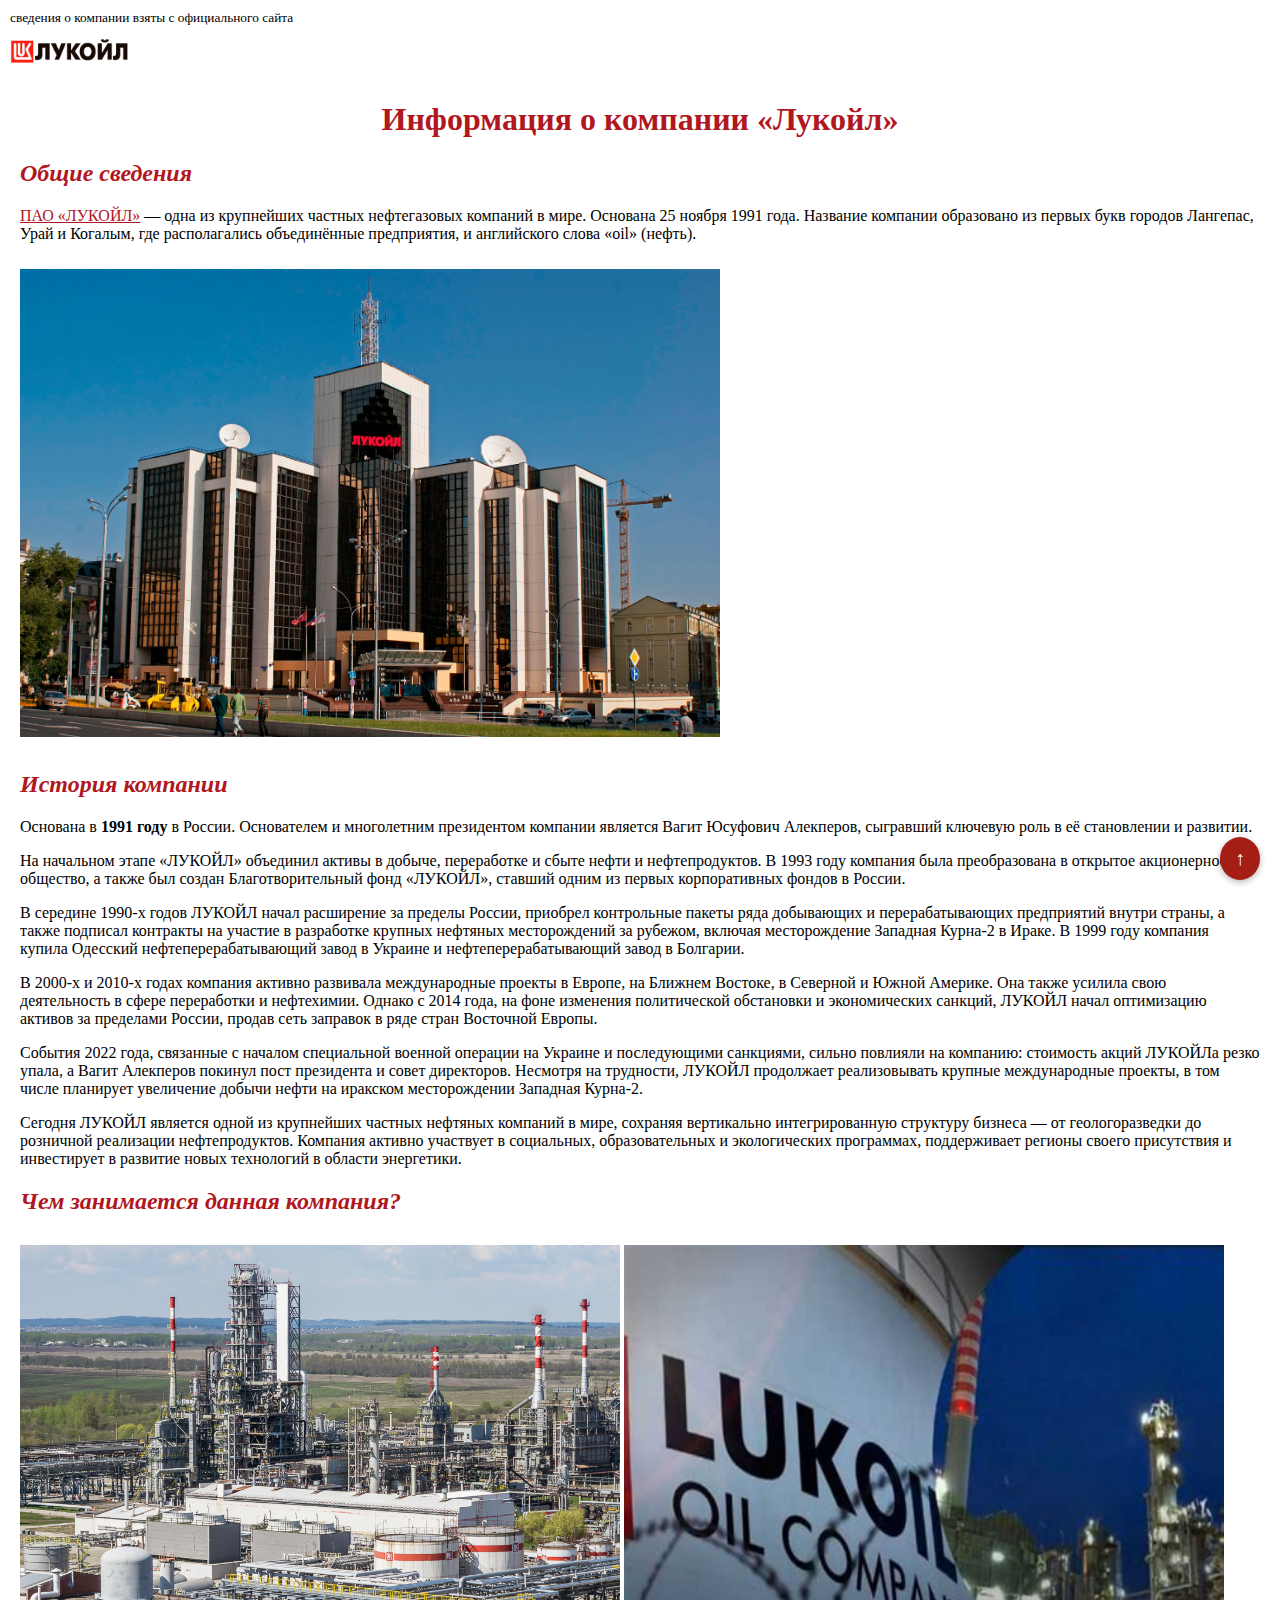
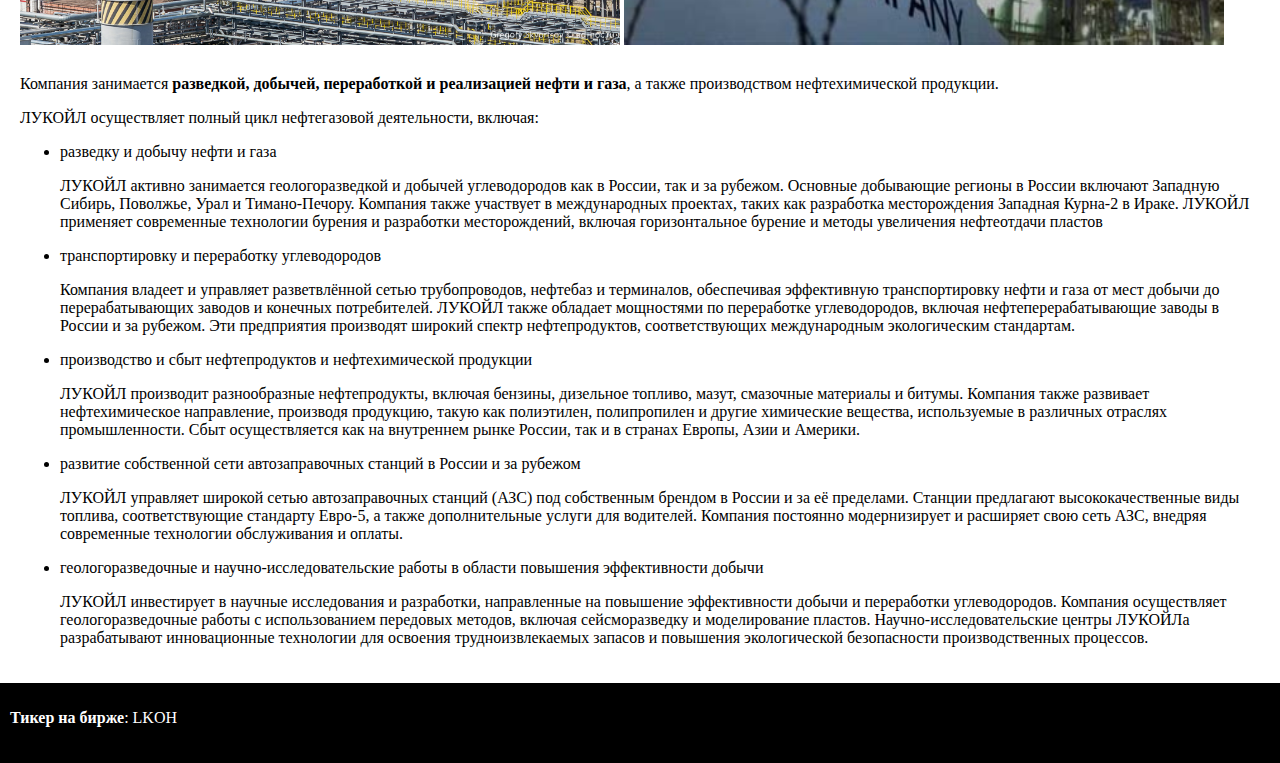
<file: company.html>
<!DOCTYPE html>
<html>
    <head>
        <meta charset="UTF-8">
        <meta name="viewport" content="width=device-width, initial-scale=1.0">
        <title>О компании Лукойл</title>
        <link rel="icon" href="favicon_io/favicon.ico" type="image/x-icon">
        <link rel="icon" href="favicon_io/favicon-16x16.png" sizes="16x16" type="image/png">
        <link rel="icon" href="favicon_io/favicon-32x32.png" sizes="32x32" type="image/png">
        <style>
            body {
                margin: 0;
                padding: 0;
                height: 100%;
            }
            main {
            font-family: 'Times New Roman', Times, serif;
            margin: 0;
            padding: 20px;
            padding-top: 80px;
            }
            h1 {
            color: #b0171f;
            text-align: center;
            }
            h2 {
                color: #b0171f;
            }
            a {
            color: #b0171f;
            }
            img {
            max-width: 100%;
            height: auto;
            margin: 10px 0;
            }
            header{
                position: fixed;
                width: 100%;
                height: 60px;
                background-color: white;
                top: 0;
                left: 0;
                padding: 10px;
            }
            footer{
                position: relative;
                bottom: 0;
                left: 0;
                height: 60px;
                background-color: black;
                color: white;
                text-align: center;
                display: flex;
                padding: 10px;
                margin: 0;
                width: 100%;
            }
            #toTop {
                position: fixed;
                bottom: 20px;
                right: 20px;
                background-color: #a51e15;
                color: white;
                padding: 10px 15px;
                border-radius: 50%;
                text-align: center;
                font-size: 20px;
                text-decoration: none;
                box-shadow: 0 2px 6px rgba(0,0,0,0.3);
                z-index: 1000;
                transition: background-color 0.3s ease;
            }

            #toTop:hover {
                background-color: #a51e15;
            }
        </style>
    </head>
    <body>
        <header>
            <div style="font-size: 10pt;">
                сведения о компании взяты с официального сайта
            </div>
            <img src="logo.jpg" style="width: 120px; height: auto;">
        </header>
        <main>
            <h1><b>Информация о компании «Лукойл»</b></h1>

            <h2><i>Общие сведения</i></h2>

            <p>
                <a href="https://www.lukoil.ru" target="_blank">ПАО «ЛУКОЙЛ»</a> — одна из крупнейших частных нефтегазовых компаний в мире.
                Основана 25 ноября 1991 года. Название компании образовано из первых букв городов Лангепас, Урай и Когалым, где
                располагались объединённые предприятия, и английского слова «oil» (нефть).
            </p>
            <img src="lukoil1.jpg" style="width: 700px; height: auto;">

            <h2><i>История компании</i></h2>

            <p>
                Основана в <b>1991 году</b> в России. Основателем и многолетним президентом компании является Вагит Юсуфович Алекперов,
                сыгравший ключевую роль в её становлении и развитии.
            </p>
            <p>
                На начальном этапе «ЛУКОЙЛ» объединил активы в добыче, переработке и сбыте нефти и нефтепродуктов. В 1993 году компания
                была преобразована в открытое акционерное общество, а также был создан Благотворительный фонд «ЛУКОЙЛ», ставший одним из
                первых корпоративных фондов в России.
            </p>
            <p>
                В середине 1990-х годов ЛУКОЙЛ начал расширение за пределы России, приобрел контрольные пакеты ряда добывающих и
                перерабатывающих предприятий внутри страны, а также подписал контракты на участие в разработке крупных нефтяных
                месторождений за рубежом, включая месторождение Западная Курна-2 в Ираке. В 1999 году компания купила Одесский
                нефтеперерабатывающий завод в Украине и нефтеперерабатывающий завод в Болгарии.
            </p>
            <p>
                В 2000-х и 2010-х годах компания активно развивала международные проекты в Европе, на Ближнем Востоке, в Северной
                и Южной Америке. Она также усилила свою деятельность в сфере переработки и нефтехимии. Однако с 2014 года, на фоне
                изменения политической обстановки и экономических санкций, ЛУКОЙЛ начал оптимизацию активов за пределами России,
                продав сеть заправок в ряде стран Восточной Европы.
            </p>
            <p>
                События 2022 года, связанные с началом специальной военной операции на Украине и последующими санкциями, сильно
                повлияли на компанию: стоимость акций ЛУКОЙЛа резко упала, а Вагит Алекперов покинул пост президента и совет директоров.
                Несмотря на трудности, ЛУКОЙЛ продолжает реализовывать крупные международные проекты, в том числе планирует увеличение
                добычи нефти на иракском месторождении Западная Курна-2.
            </p>
            <p>
                Сегодня ЛУКОЙЛ является одной из крупнейших частных нефтяных компаний в мире, сохраняя вертикально интегрированную
                структуру бизнеса — от геологоразведки до розничной реализации нефтепродуктов. Компания активно участвует в социальных,
                образовательных и экологических программах, поддерживает регионы своего присутствия и инвестирует в развитие новых
                технологий в области энергетики.
            </p>

            <h2><i>Чем занимается данная компания?</i></h2>

            <img src="lukoil2.jpg" style="width: 600px; height: auto;">
            <img src="lukoil3.jpeg" style="width: 600px; height: 400px;">

            <p>
                Компания занимается <b>разведкой, добычей, переработкой и реализацией нефти и газа</b>, а также производством нефтехимической
                продукции.
            </p>
            <p>
                ЛУКОЙЛ осуществляет полный цикл нефтегазовой деятельности, включая:
                <ul>
                    <li>разведку и добычу нефти и газа</li>
                    <p>
                        ЛУКОЙЛ активно занимается геологоразведкой и добычей углеводородов как в России, так и за рубежом. Основные
                        добывающие регионы в России включают Западную Сибирь, Поволжье, Урал и Тимано-Печору. Компания также участвует
                        в международных проектах, таких как разработка месторождения Западная Курна-2 в Ираке. ЛУКОЙЛ применяет современные
                        технологии бурения и разработки месторождений, включая горизонтальное бурение и методы увеличения нефтеотдачи пластов
                    </p>
                    <li>транспортировку и переработку углеводородов</li>
                    <p>
                        Компания владеет и управляет разветвлённой сетью трубопроводов, нефтебаз и терминалов, обеспечивая эффективную
                        транспортировку нефти и газа от мест добычи до перерабатывающих заводов и конечных потребителей. ЛУКОЙЛ также
                        обладает мощностями по переработке углеводородов, включая нефтеперерабатывающие заводы в России и за рубежом.
                        Эти предприятия производят широкий спектр нефтепродуктов, соответствующих международным экологическим стандартам.
                    </p>
                    <li>производство и сбыт нефтепродуктов и нефтехимической продукции</li>
                    <p>
                        ЛУКОЙЛ производит разнообразные нефтепродукты, включая бензины, дизельное топливо, мазут, смазочные материалы и
                        битумы. Компания также развивает нефтехимическое направление, производя продукцию, такую как полиэтилен,
                        полипропилен и другие химические вещества, используемые в различных отраслях промышленности. Сбыт осуществляется
                        как на внутреннем рынке России, так и в странах Европы, Азии и Америки.
                    </p>
                    <li>развитие собственной сети автозаправочных станций в России и за рубежом</li>
                    <p>
                        ЛУКОЙЛ управляет широкой сетью автозаправочных станций (АЗС) под собственным брендом в России и за её пределами.
                        Станции предлагают высококачественные виды топлива, соответствующие стандарту Евро-5, а также дополнительные услуги
                        для водителей. Компания постоянно модернизирует и расширяет свою сеть АЗС, внедряя современные технологии
                        обслуживания и оплаты.
                    </p>
                    <li>геологоразведочные и научно-исследовательские работы в области повышения эффективности добычи </li>
                    <p>
                        ЛУКОЙЛ инвестирует в научные исследования и разработки, направленные на повышение эффективности добычи и переработки
                        углеводородов. Компания осуществляет геологоразведочные работы с использованием передовых методов, включая
                        сейсморазведку и моделирование пластов. Научно-исследовательские центры ЛУКОЙЛа разрабатывают инновационные
                        технологии для освоения трудноизвлекаемых запасов и повышения экологической безопасности производственных процессов.
                    </p>
            </p>
        </main>
        <footer>
            <p><b>Тикер на бирже</b>: LKOH<br>
        </footer>
        <a href="#" id="toTop">↑</a>
    </body>
</html>
</file>
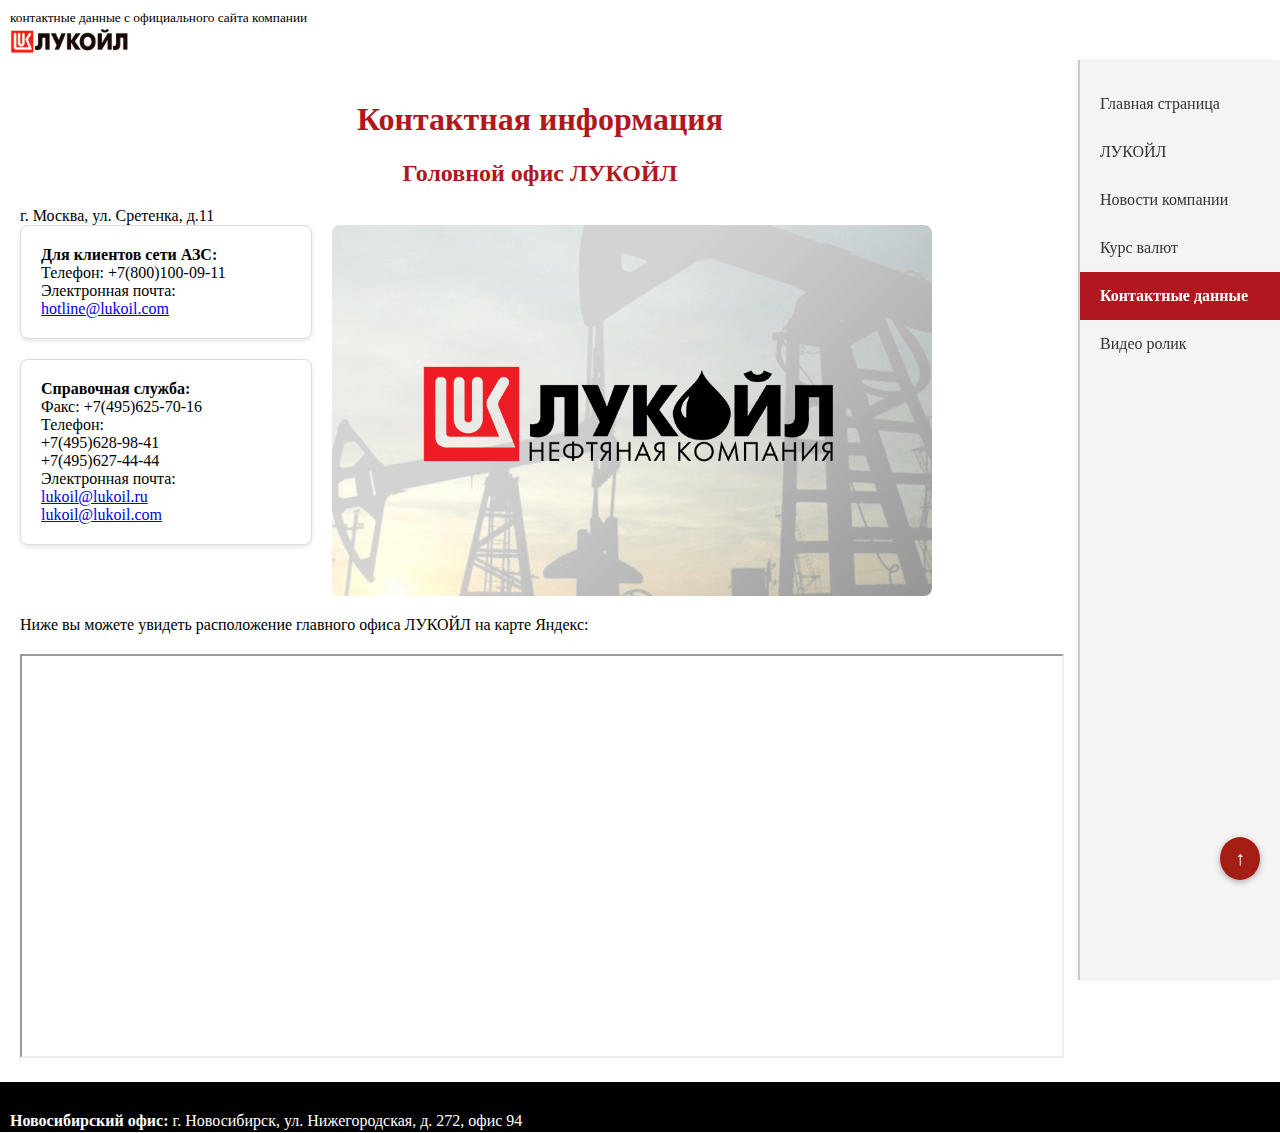
<file: info/information.html>
<!DOCTYPE html>
<html>
    <head>
        <meta charset="UTF-8">
        <title>Контактные данные ЛУКОЙЛ</title>
        <link rel="shortcut icon" href="../favicon_io2/favicon2.ico" type="image/x-icon" >
        <link rel="icon" href="../favicon_io2/favicon-16x162.png" >
        <link rel="icon" href="../favicon_io2/favicon-32x322.png" >
        <style>
            body {
                margin: 0;
                padding: 0;
                height: 100%;
            }
            main {
                font-family: 'Times New Roman', Times, serif;
                padding: 20px;
                padding-top: 80px;
                margin-right: 200px;
            }
            h1, h2 {
                color: #b0171f;
                text-align: center;
            }
            p {
                font-size: 16px;
                line-height: 1.6;
            }
            header {
                position: fixed;
                top: 0;
                left: 0;
                height: 30px;
                background-color: rgb(255, 255, 255);
                padding: 10px;
                margin: 0;
                width: 100%;
            }
            footer{
                position: relative;
                bottom: 0;
                left: 0;
                height: 30px;
                background-color: black;
                color: white;
                padding: 10px;
                margin: 0;
            }
            .side-menu {
                position: fixed;
                top: 60px;
                right: 0;
                width: 200px;
                height: 100%;
                background-color: #f4f4f4;
                border-left: 2px solid #ccc;
                padding-top: 20px;
                box-shadow: -2px 0 5px rgba(0, 0, 0, 0.05);
                z-index: 999;
            }
            .side-menu ul {
                list-style: none;
                padding: 0;
                margin: 0;
            }
            .side-menu ul li a {
                display: block;
                padding: 15px 20px;
                color: #333;
                text-decoration: none;
            }
            .side-menu ul li a:hover {
                background-color: #e6e6e6;
            }
            .side-menu ul li a.active {
                background-color: #b0171f;
                color: white;
                font-weight: bold;
            }
            #toTop {
                position: fixed;
                bottom: 20px;
                right: 20px;
                background-color: #a51e15;
                color: white;
                padding: 10px 15px;
                border-radius: 50%;
                text-align: center;
                font-size: 20px;
                text-decoration: none;
                box-shadow: 0 2px 6px rgba(0,0,0,0.3);
                z-index: 1000;
            }
            .info {
                background-color: white;
                border: 1px solid #ddd;
                border-radius: 8px;
                margin-bottom: 20px;
                padding: 20px;
                box-shadow: 0 2px 5px rgba(0,0,0,0.1);
                width: 250px;
            }
        </style>
    </head>
    <body>
        <header>
            <div style="font-size: 10pt;">
                контактные данные с официального сайта компании
            </div>
            <img src="../lukoil/logo.jpg" style="width: 120px; height: auto;">
        </header>

        <nav class="side-menu">
            <ul>
                <li><a href="../index.html">Главная страница</a></li>
                <li><a href="../lukoil/company.html">ЛУКОЙЛ</a></li>
                <li><a href="../News/newslukoil.html">Новости компании</a></li>
                <li><a href="../vol/volut.html">Курс валют</a></li>
                <li><a href="information.html" class="active">Контактные данные</a></li>
                <li><a href="../video/videocom.html">Видео ролик</a></li>
            </ul>
        </nav>

        <main>
            <h1>Контактная информация</h1>
            <h2>Головной офис ЛУКОЙЛ</h2>
            <div>
                г. Москва, ул. Сретенка, д.11<br>
                <div style="display: flex; gap: 20px;">
                    <div>
                        <div class="info">
                            <b>Для клиентов сети АЗС:</b><br>
                            Телефон: +7(800)100-09-11<br>
                            Электронная почта:<br>
                            <a href="mailto:hotline@lukoil.com">hotline@lukoil.com</a><br>
                        </div>
                        <div class="info">
                            <b>Справочная служба:</b><br>
                            Факс: +7(495)625-70-16<br>
                            Телефон:<br>
                            +7(495)628-98-41<br>
                            +7(495)627-44-44<br>
                            Электронная почта:<br>
                            <a href="mailto:lukoil@lukoil.ru">lukoil@lukoil.ru</a><br>
                            <a href="mailto:lukoil@lukoil.com">lukoil@lukoil.com</a>
                        </div>
                    </div>
                    <img src="lukoil5.png" style="width: 600px; height: auto; border-radius: 8px;">
                </div>                            
            </div>

            <p>Ниже вы можете увидеть расположение главного офиса ЛУКОЙЛ на карте Яндекс:</p>
            <iframe src="https://yandex.ru/map-widget/v1/?ll=37.635523%2C55.765181&z=18&pt=37.635523,55.765181,pm2rdm" width="100%" height="400" allowfullscreen></iframe>
        </main>

        <footer>
            <p><b>Новосибирский офис:</b> г. Новосибирск, ул. Нижегородская, д. 272, офис 94 </p>
          </footer>          
        <a href="#" id="toTop">↑</a>
    </body>
</html>
</file>
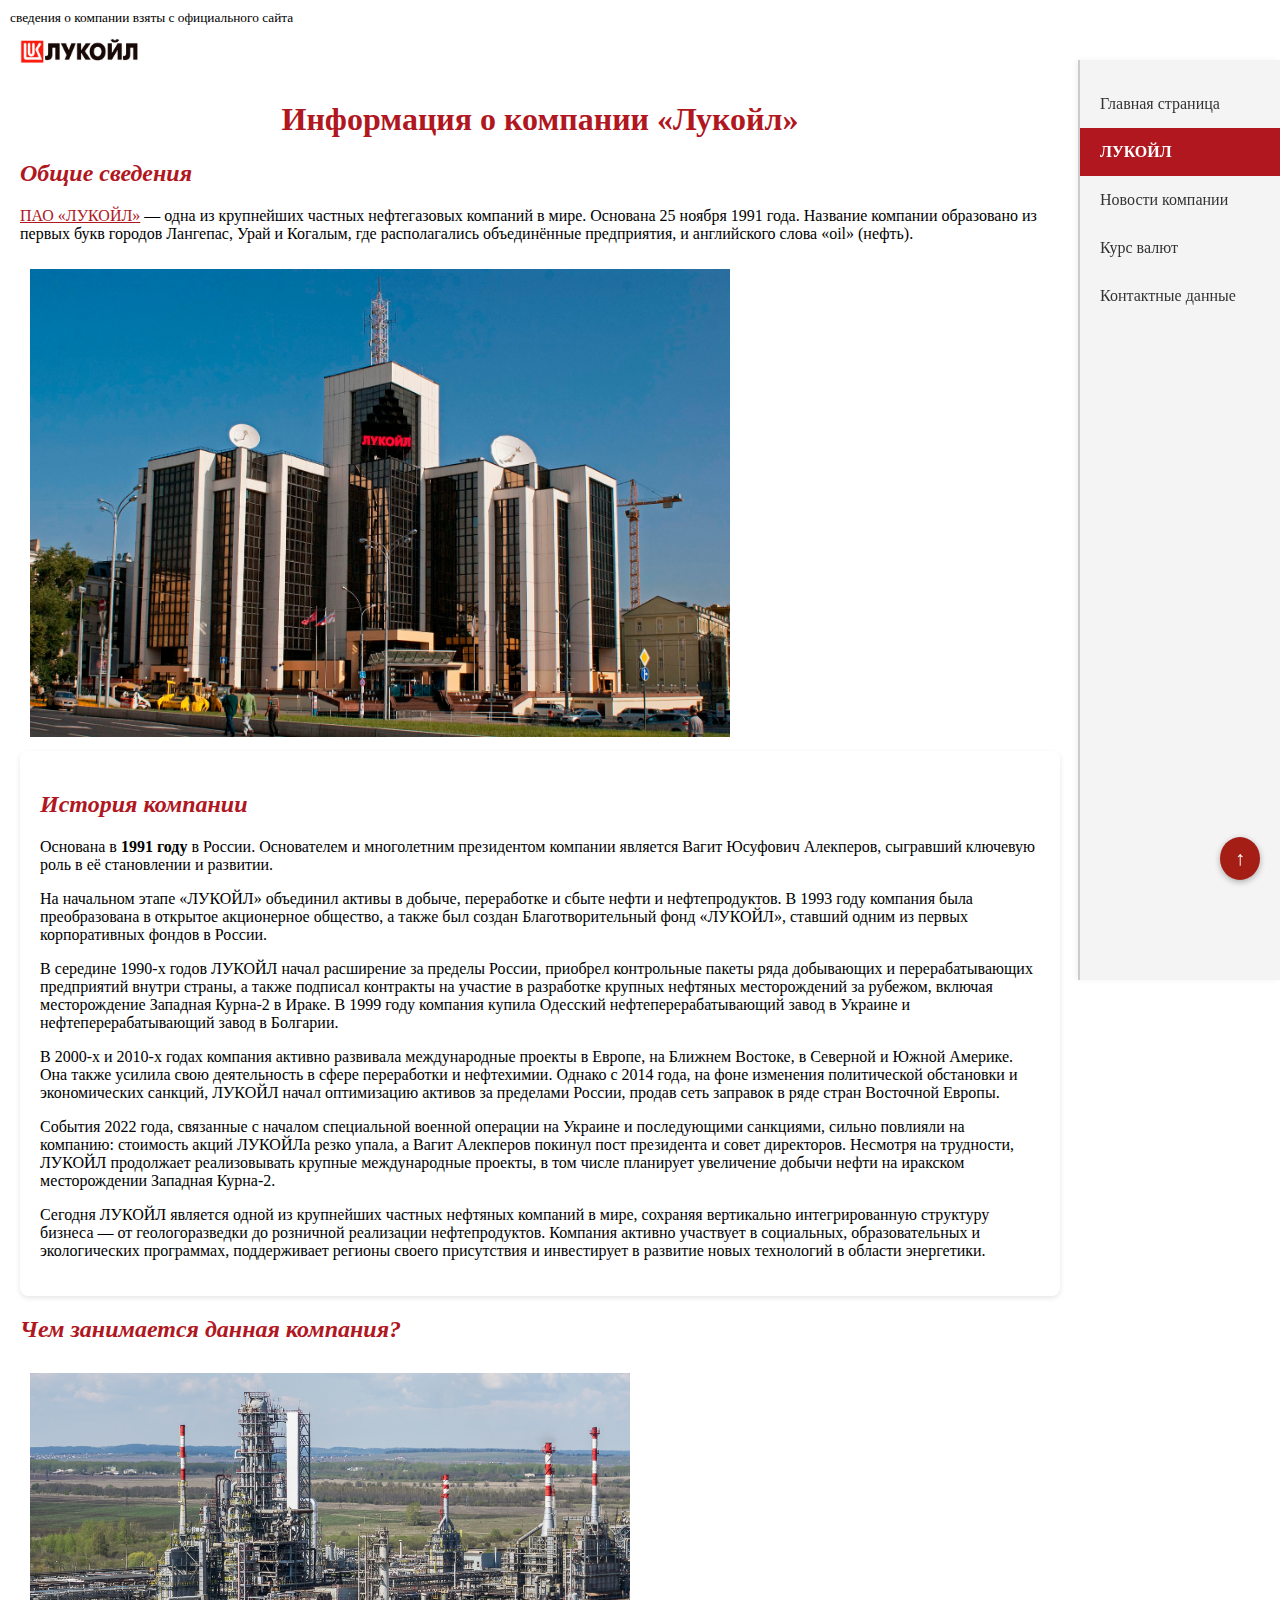
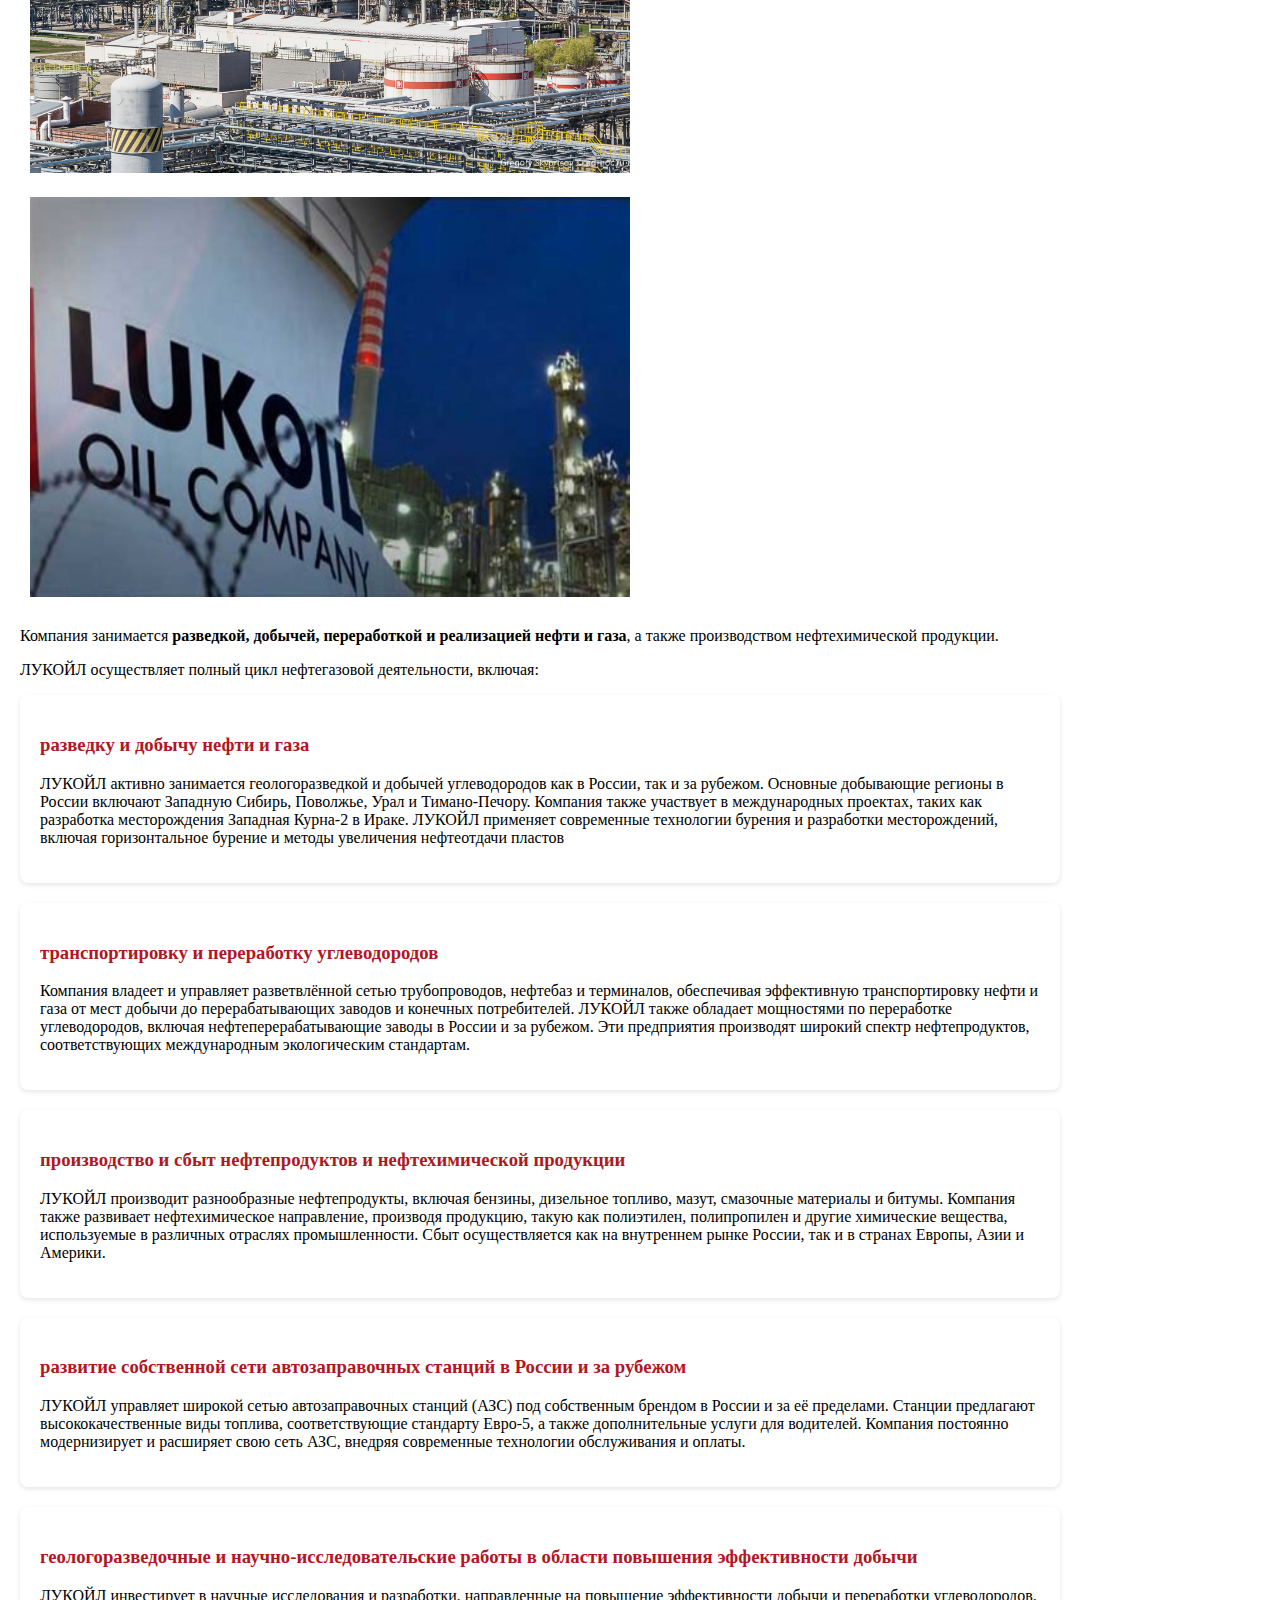
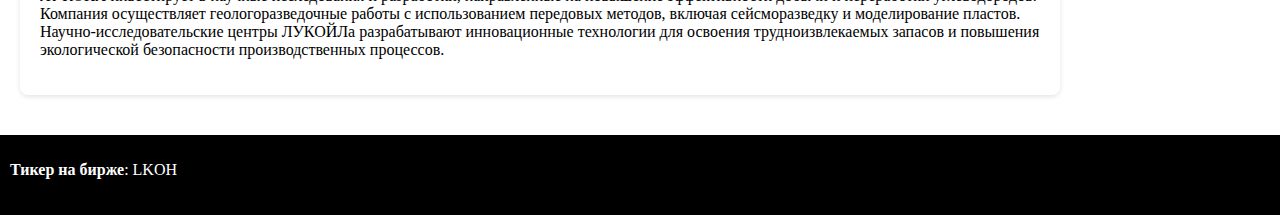
<file: lukoil/company.html>
<!DOCTYPE html>
<html>
    <head>
        <meta charset="UTF-8">
        <title>О компании Лукойл</title>
        <link rel="shortcut icon" href="../favicon_io2/favicon2.ico" type="image/x-icon" >
        <link rel="icon" href="../favicon_io2/favicon-16x162.png" >
        <link rel="icon" href="../favicon_io2/favicon-32x322.png" >
        <style>
            body {
                margin: 0;
                padding: 0;
                height: 100%;
            }
            main {
            font-family: 'Times New Roman', Times, serif;
            margin: 0;
            padding: 20px;
            padding-top: 80px;
            margin-right: 200px;
            }
            h1 {
            color: #b0171f;
            text-align: center;
            }
            h2 {
                color: #b0171f;
            }
            h3 {
                color: #b0171f;
            }
            a {
            color: #b0171f;
            }
            img {
            max-width: 100%;
            height: auto;
            margin: 10px;
            }
            header{
                position: fixed;
                width: 100%;
                height: 60px;
                background-color: white;
                top: 0;
                left: 0;
                padding: 10px;
            }
            footer{
                position: relative;
                bottom: 0;
                left: 0;
                height: 60px;
                background-color: black;
                color: white;
                padding: 10px;
                margin: 0;
            }
            #toTop {
                position: fixed;
                bottom: 20px;
                right: 20px;
                background-color: #a51e15;
                color: white;
                padding: 10px 15px;
                border-radius: 50%;
                text-align: center;
                font-size: 20px;
                text-decoration: none;
                box-shadow: 0 2px 6px rgba(0,0,0,0.3);
                z-index: 1000;
            }
            .side-menu {
                position: fixed;
                top: 60px;
                right: 0;
                width: 200px;
                height: 100%;
                background-color: #f4f4f4;
                border-left: 2px solid #ccc;
                padding-top: 20px;
                z-index: 999;
                box-shadow: -2px 0 5px rgba(0, 0, 0, 0.05);
            }
            .side-menu ul {
                list-style: none;
                margin: 0;
                padding: 0;
            }
            .side-menu ul li a {
                display: block;
                padding: 15px 20px;
                color: #333;
                text-decoration: none;
                transition: 0.3s;
            }
            .side-menu ul li a:hover {
                background-color: #e6e6e6;
            }
            .side-menu ul li a.active {
                background-color: #b0171f;
                color: white;
                font-weight: bold;
            }
            .text {
                background-color: white;
                border: 1px soh3d #ddd;
                border-radius: 8px;
                margin-bottom: 20px;
                padding: 20px;
                box-shadow: 0 2px 5px rgba(0,0,0,0.1);
            }
        </style>
    </head>
    <body>
        <header>
            <div style="font-size: 10pt;">
                сведения о компании взяты с официального сайта
            </div>
            <img src="logo.jpg" style="width: 120px; height: auto;">
        </header>

        <nav class="side-menu">
            <ul>
                <li><a href="../index.html">Главная страница</a></li>
                <li><a href="company.html" class="active">ЛУКОЙЛ</a></li>
                <li><a href="../News/newslukoil.html">Новости компании</a></li>
                <li><a href="../vol/volut.html">Курс валют</a></li>
                <li><a href="../info/information.html">Контактные данные</a></li>
            </ul>
        </nav>

        <main>
            <h1><b>Информация о компании «Лукойл»</b></h1>

            <h2><i>Общие сведения</i></h2>

            <p>
                <a href="https://www.lukoil.ru" target="_blank">ПАО «ЛУКОЙЛ»</a> — одна из крупнейших частных нефтегазовых компаний в мире.
                Основана 25 ноября 1991 года. Название компании образовано из первых букв городов Лангепас, Урай и Когалым, где
                располагались объединённые предприятия, и английского слова «oil» (нефть).
            </p>
            <img src="lukoil1.jpg" style="width: 700px; height: auto;">

            <div class="text">
                <h2><i>История компании</i></h2>

                <p>
                    Основана в <b>1991 году</b> в России. Основателем и многолетним президентом компании является Вагит Юсуфович Алекперов,
                    сыгравший ключевую роль в её становлении и развитии.
                </p>
                <p>
                    На начальном этапе «ЛУКОЙЛ» объединил активы в добыче, переработке и сбыте нефти и нефтепродуктов. В 1993 году компания
                    была преобразована в открытое акционерное общество, а также был создан Благотворительный фонд «ЛУКОЙЛ», ставший одним из
                    первых корпоративных фондов в России.
                </p>
                <p>
                    В середине 1990-х годов ЛУКОЙЛ начал расширение за пределы России, приобрел контрольные пакеты ряда добывающих и
                    перерабатывающих предприятий внутри страны, а также подписал контракты на участие в разработке крупных нефтяных
                    месторождений за рубежом, включая месторождение Западная Курна-2 в Ираке. В 1999 году компания купила Одесский
                    нефтеперерабатывающий завод в Украине и нефтеперерабатывающий завод в Болгарии.
                </p>
                <p>
                    В 2000-х и 2010-х годах компания активно развивала международные проекты в Европе, на Ближнем Востоке, в Северной
                    и Южной Америке. Она также усилила свою деятельность в сфере переработки и нефтехимии. Однако с 2014 года, на фоне
                    изменения политической обстановки и экономических санкций, ЛУКОЙЛ начал оптимизацию активов за пределами России,
                    продав сеть заправок в ряде стран Восточной Европы.
                </p>
                <p>
                    События 2022 года, связанные с началом специальной военной операции на Украине и последующими санкциями, сильно
                    повлияли на компанию: стоимость акций ЛУКОЙЛа резко упала, а Вагит Алекперов покинул пост президента и совет директоров.
                    Несмотря на трудности, ЛУКОЙЛ продолжает реализовывать крупные международные проекты, в том числе планирует увеличение
                    добычи нефти на иракском месторождении Западная Курна-2.
                </p>
                <p>
                    Сегодня ЛУКОЙЛ является одной из крупнейших частных нефтяных компаний в мире, сохраняя вертикально интегрированную
                    структуру бизнеса — от геологоразведки до розничной реализации нефтепродуктов. Компания активно участвует в социальных,
                    образовательных и экологических программах, поддерживает регионы своего присутствия и инвестирует в развитие новых
                    технологий в области энергетики.
                </p>
            </div>
    
            <h2><i>Чем занимается данная компания?</i></h2>

            <img src="lukoil2.jpg" style="width: 600px; height: auto;">
            <img src="lukoil3.jpeg" style="width: 600px; height: 400px;">

            <p>
                Компания занимается <b>разведкой, добычей, переработкой и реализацией нефти и газа</b>, а также производством нефтехимической
                продукции.
            </p>
            <p>
                ЛУКОЙЛ осуществляет полный цикл нефтегазовой деятельности, включая:
            </p>
                <div class="text">
                    <h3>разведку и добычу нефти и газа</h3>
                    <p>
                        ЛУКОЙЛ активно занимается геологоразведкой и добычей углеводородов как в России, так и за рубежом. Основные
                        добывающие регионы в России включают Западную Сибирь, Поволжье, Урал и Тимано-Печору. Компания также участвует
                        в международных проектах, таких как разработка месторождения Западная Курна-2 в Ираке. ЛУКОЙЛ применяет современные
                        технологии бурения и разработки месторождений, включая горизонтальное бурение и методы увеличения нефтеотдачи пластов
                    </p>
                </div>
                <div class="text">
                    <h3>транспортировку и переработку углеводородов</h3>
                    <p>
                        Компания владеет и управляет разветвлённой сетью трубопроводов, нефтебаз и терминалов, обеспечивая эффективную
                        транспортировку нефти и газа от мест добычи до перерабатывающих заводов и конечных потребителей. ЛУКОЙЛ также
                        обладает мощностями по переработке углеводородов, включая нефтеперерабатывающие заводы в России и за рубежом.
                        Эти предприятия производят широкий спектр нефтепродуктов, соответствующих международным экологическим стандартам.
                    </p>
                </div>
                <div class="text">
                    <h3>производство и сбыт нефтепродуктов и нефтехимической продукции</h3>
                       <p>
                        ЛУКОЙЛ производит разнообразные нефтепродукты, включая бензины, дизельное топливо, мазут, смазочные материалы и
                        битумы. Компания также развивает нефтехимическое направление, производя продукцию, такую как полиэтилен,
                        полипропилен и другие химические вещества, используемые в различных отраслях промышленности. Сбыт осуществляется
                        как на внутреннем рынке России, так и в странах Европы, Азии и Америки.
                    </p>
                </div>
                <div class="text">
                    <h3>развитие собственной сети автозаправочных станций в России и за рубежом</h3>
                    <p>
                        ЛУКОЙЛ управляет широкой сетью автозаправочных станций (АЗС) под собственным брендом в России и за её пределами.
                        Станции предлагают высококачественные виды топлива, соответствующие стандарту Евро-5, а также дополнительные услуги
                        для водителей. Компания постоянно модернизирует и расширяет свою сеть АЗС, внедряя современные технологии
                        обслуживания и оплаты.
                    </p>
                </div>
                <div class="text">
                    <h3>геологоразведочные и научно-исследовательские работы в области повышения эффективности добычи </h3>
                    <p>
                        ЛУКОЙЛ инвестирует в научные исследования и разработки, направленные на повышение эффективности добычи и переработки
                        углеводородов. Компания осуществляет геологоразведочные работы с использованием передовых методов, включая
                        сейсморазведку и моделирование пластов. Научно-исследовательские центры ЛУКОЙЛа разрабатывают инновационные
                        технологии для освоения трудноизвлекаемых запасов и повышения экологической безопасности производственных процессов.
                    </p>
                </div>
        </main>
        <footer>
            <p><b>Тикер на бирже</b>: LKOH<br>
        </footer>
        <a href="#" id="toTop">↑</a>
    </body>
</html>
</file>
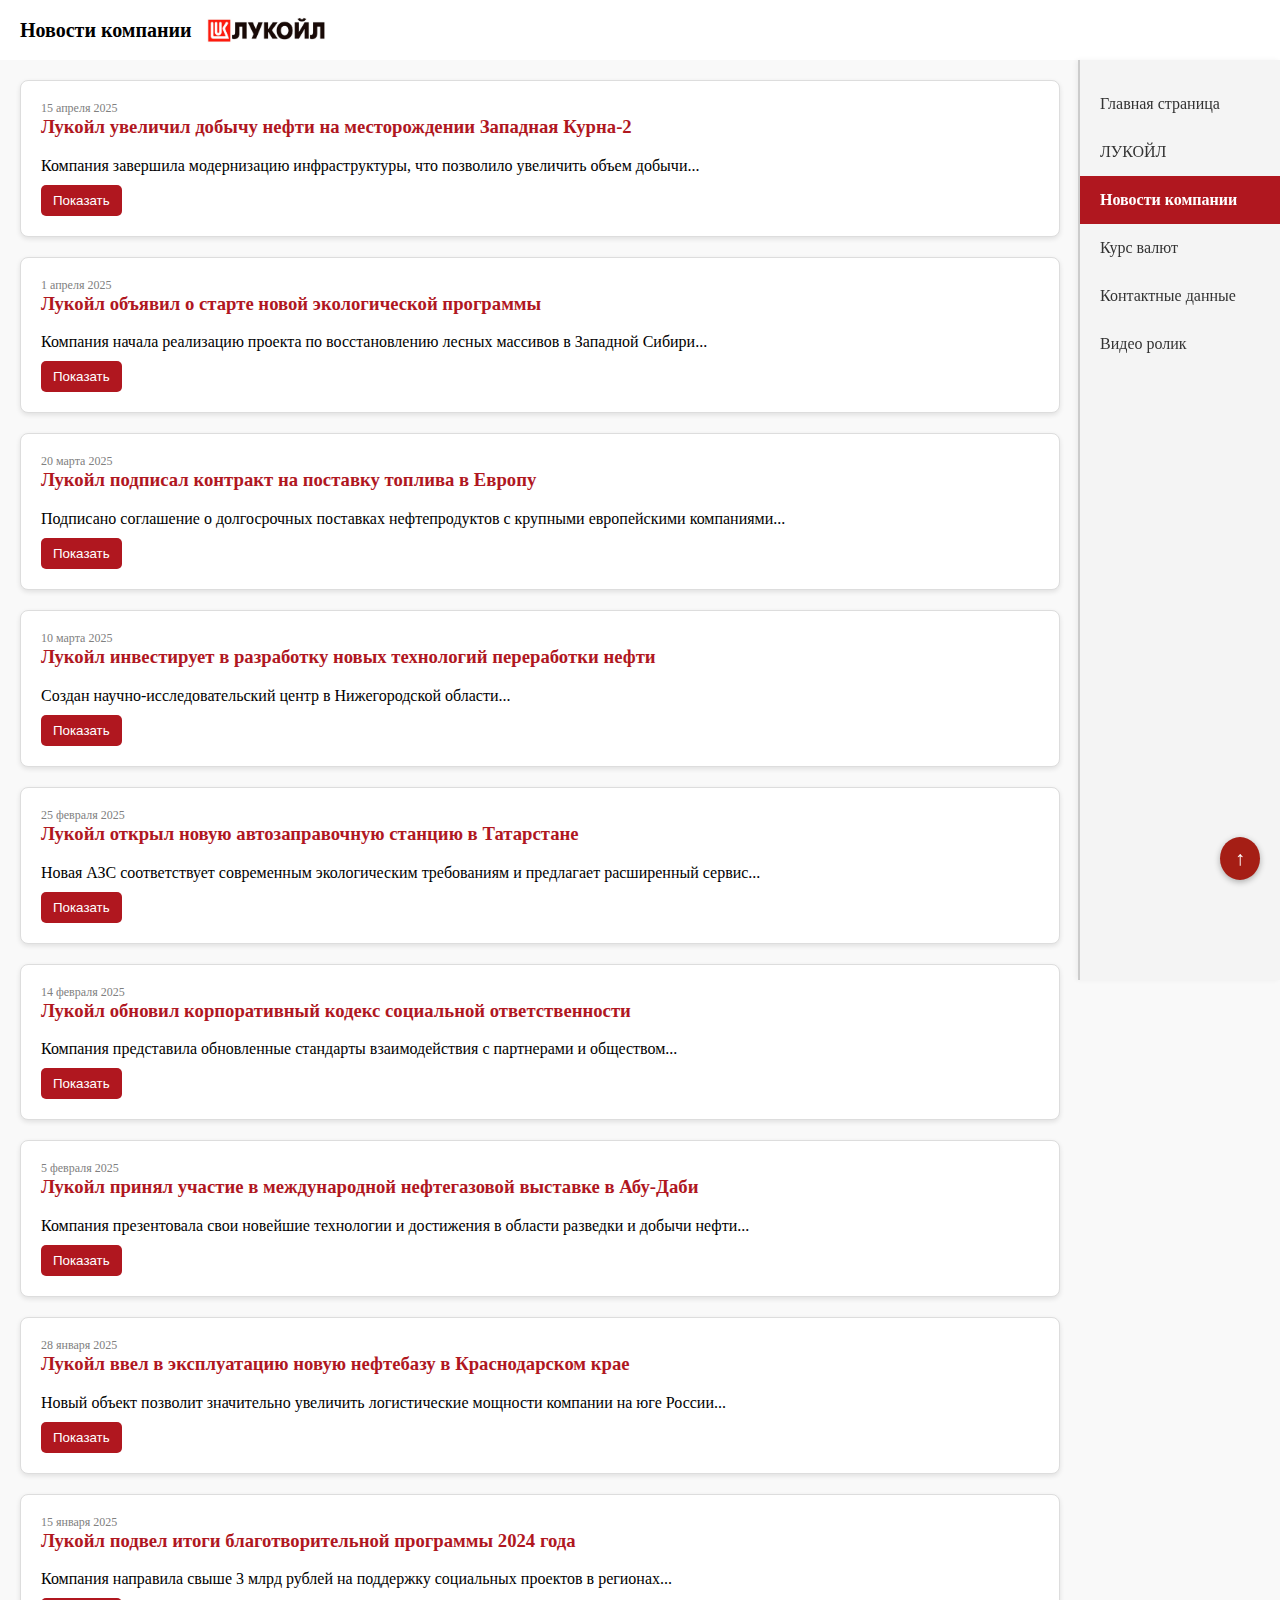
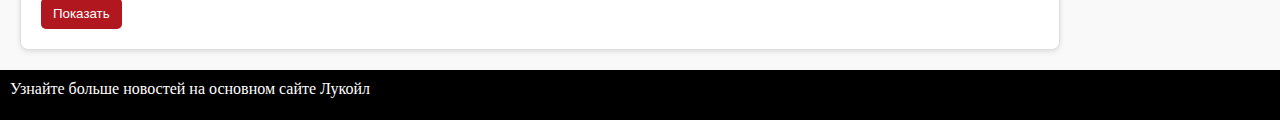
<file: News/newslukoil.html>
<!DOCTYPE html>
<html>
    <head>
        <meta charset="UTF-8">
        <title>Новости Лукойл</title>
        <link rel="shortcut icon" href="../favicon_io2/favicon2.ico" type="image/x-icon" >
        <link rel="icon" href="../favicon_io2/favicon-16x162.png" >
        <link rel="icon" href="../favicon_io2/favicon-32x322.png" >
        <style>
            body {
                margin: 0;
                padding: 0;
                font-family: 'Times New Roman', Times, serif;
                background-color: #f9f9f9;
            }
            header{
                position: fixed;
                width: 100%;
                height: 60px;
                background-color: white;
                top: 0;
                left: 0;
            }
            footer{
                position: relative;
                bottom: 0;
                left: 0;
                height: 30px;
                background-color: black;
                color: white;
                padding: 10px;
                margin: 0;
            }
            .side-menu {
                position: fixed;
                top: 60px;
                right: 0;
                width: 200px;
                height: 100%;
                background-color: #f4f4f4;
                border-left: 2px solid #ccc;
                padding-top: 20px;
                box-shadow: -2px 0 5px rgba(0,0,0,0.05);
                z-index: 999;
            }
            .side-menu ul {
                list-style: none;
                padding: 0;
                margin: 0;
            }
            .side-menu ul li a {
                display: block;
                padding: 15px 20px;
                color: #333;
                text-decoration: none;
                transition: background-color 0.3s;
            }
            .side-menu ul li a:hover {
                background-color: #e6e6e6;
            }
            .side-menu ul li a.active {
                background-color: #b0171f;
                color: white;
                font-weight: bold;
            }
            main {
                margin: 80px 220px 20px 20px;
            }
            .news-card {
                background-color: white;
                border: 1px solid #ddd;
                border-radius: 8px;
                margin-bottom: 20px;
                padding: 20px;
                box-shadow: 0 2px 5px rgba(0,0,0,0.1);
            }
            .news-card h3 {
                margin-top: 0;
                color: #b0171f;
            }
            .news-card .date {
                font-size: 12px;
                color: gray;
            }
            .news-card p {
                margin-bottom: 10px;
            }
            .full-text {
                display: none;
                margin-top: 10px;
            }
            .show-button {
                background-color: #b0171f;
                color: white;
                border: none;
                padding: 8px 12px;
                cursor: pointer;
                border-radius: 5px;
            }
            .show-button:hover {
                background-color: #a01418;
            }
            #toTop {
                position: fixed;
                bottom: 20px;
                right: 20px;
                background-color: #a51e15;
                color: white;
                padding: 10px 15px;
                border-radius: 50%;
                text-align: center;
                font-size: 20px;
                text-decoration: none;
                box-shadow: 0 2px 6px rgba(0,0,0,0.3);
                z-index: 1000;
            }
            .text {
                display: flex;
                align-items: center;
                height: 100%;
                padding-left: 20px;
                gap: 15px;
                font-size: 20px;
                font-weight: bold;
            }
        </style>
        <script>
            function ShowText(button) {
                let fullText = button.nextElementSibling;
                if (fullText.style.display === "block") {
                    fullText.style.display = "none";
                    button.textContent = "Показать";
                } else {
                    fullText.style.display = "block";
                    button.textContent = "Скрыть";
                }
            }
        </script>
    </head>
    <body>
        <header>
            <div class="text">
                Новости компании
                <img src="../lukoil/logo.jpg" style="width: 120px; height: auto; margin: 0;">
            </div>
        </header>

        <nav class="side-menu">
            <ul>
                <li><a href="../index.html">Главная страница</a></li>
                <li><a href="../lukoil/company.html">ЛУКОЙЛ</a></li>
                <li><a href="newslukoil.html" class="active">Новости компании</a></li>
                <li><a href="../vol/volut.html">Курс валют</a></li>
                <li><a href="../info/information.html">Контактные данные</a></li>
                <li><a href="../video/videocom.html">Видео ролик</a></li>
            </ul>
        </nav>
        
        <main>
            <div class="news-card">
                <div class="date">15 апреля 2025</div>
                <h3>Лукойл увеличил добычу нефти на месторождении Западная Курна-2</h3>
                <p>Компания завершила модернизацию инфраструктуры, что позволило увеличить объем добычи...</p>
                <button class="show-button" onclick="ShowText(this)">Показать</button>
                <div class="full-text">
                    <p>В результате модернизации добыча на месторождении Западная Курна-2 в Ираке возросла на 20%. Лукойл планирует продолжать инвестировать в развитие зарубежных активов, несмотря на изменения мировой конъюнктуры.</p>
                </div>
            </div>

            <div class="news-card">
                <div class="date">1 апреля 2025</div>
                <h3>Лукойл объявил о старте новой экологической программы</h3>
                <p>Компания начала реализацию проекта по восстановлению лесных массивов в Западной Сибири...</p>
                <button class="show-button" onclick="ShowText(this)">Показать</button>
                <div class="full-text">
                    <p>Программа включает посадку более 2 миллионов деревьев к 2027 году и привлечение местных сообществ к участию в озеленении промышленных зон.</p>
                </div>
            </div>

            <div class="news-card">
                <div class="date">20 марта 2025</div>
                <h3>Лукойл подписал контракт на поставку топлива в Европу</h3>
                <p>Подписано соглашение о долгосрочных поставках нефтепродуктов с крупными европейскими компаниями...</p>
                <button class="show-button" onclick="ShowText(this)">Показать</button>
                <div class="full-text">
                    <p>Контракт предусматривает экспорт более 5 млн тонн нефтепродуктов ежегодно в страны Центральной и Восточной Европы.</p>
                </div>
            </div>

            <div class="news-card">
                <div class="date">10 марта 2025</div>
                <h3>Лукойл инвестирует в разработку новых технологий переработки нефти</h3>
                <p>Создан научно-исследовательский центр в Нижегородской области...</p>
                <button class="show-button" onclick="ShowText(this)">Показать</button>
                <div class="full-text">
                    <p>Центр займется разработкой новых катализаторов для повышения эффективности переработки тяжелых нефтей.</p>
                </div>
            </div>

            <div class="news-card">
                <div class="date">25 февраля 2025</div>
                <h3>Лукойл открыл новую автозаправочную станцию в Татарстане</h3>
                <p>Новая АЗС соответствует современным экологическим требованиям и предлагает расширенный сервис...</p>
                <button class="show-button" onclick="ShowText(this)">Показать</button>
                <div class="full-text">
                    <p>На АЗС внедрены системы рекуперации паров бензина и установлены зарядные станции для электромобилей.</p>
                </div>
            </div>

            <div class="news-card">
                <div class="date">14 февраля 2025</div>
                <h3>Лукойл обновил корпоративный кодекс социальной ответственности</h3>
                <p>Компания представила обновленные стандарты взаимодействия с партнерами и обществом...</p>
                <button class="show-button" onclick="ShowText(this)">Показать</button>
                <div class="full-text">
                    <p>Новый кодекс отражает принципы устойчивого развития и соблюдение прав человека во всех регионах присутствия Лукойла.</p>
                </div>
            </div>

            <div class="news-card">
                <div class="date">5 февраля 2025</div>
                <h3>Лукойл принял участие в международной нефтегазовой выставке в Абу-Даби</h3>
                <p>Компания презентовала свои новейшие технологии и достижения в области разведки и добычи нефти...</p>
                <button class="show-button" onclick="ShowText(this)">Показать</button>
                <div class="full-text">
                    <p>На выставке были продемонстрированы достижения компании в области цифровизации процессов и перехода на низкоуглеродные технологии.</p>
                </div>
            </div>

            <div class="news-card">
                <div class="date">28 января 2025</div>
                <h3>Лукойл ввел в эксплуатацию новую нефтебазу в Краснодарском крае</h3>
                <p>Новый объект позволит значительно увеличить логистические мощности компании на юге России...</p>
                <button class="show-button" onclick="ShowText(this)">Показать</button>
                <div class="full-text">
                    <p>Нефтебаза оснащена современными средствами автоматизации и системами экологического контроля.</p>
                </div>
            </div>

            <div class="news-card">
                <div class="date">15 января 2025</div>
                <h3>Лукойл подвел итоги благотворительной программы 2024 года</h3>
                <p>Компания направила свыше 3 млрд рублей на поддержку социальных проектов в регионах...</p>
                <button class="show-button" onclick="ShowText(this)">Показать</button>
                <div class="full-text">
                    <p>Средства были направлены на развитие образования, здравоохранения, спорта и культуры в более чем 30 регионах России.</p>
                </div>
            </div>
        </main>
        <footer>
            Узнайте больше новостей на основном сайте Лукойл
        </footer>
        <a href="#" id="toTop">↑</a>
    </body>
</html>
</file>
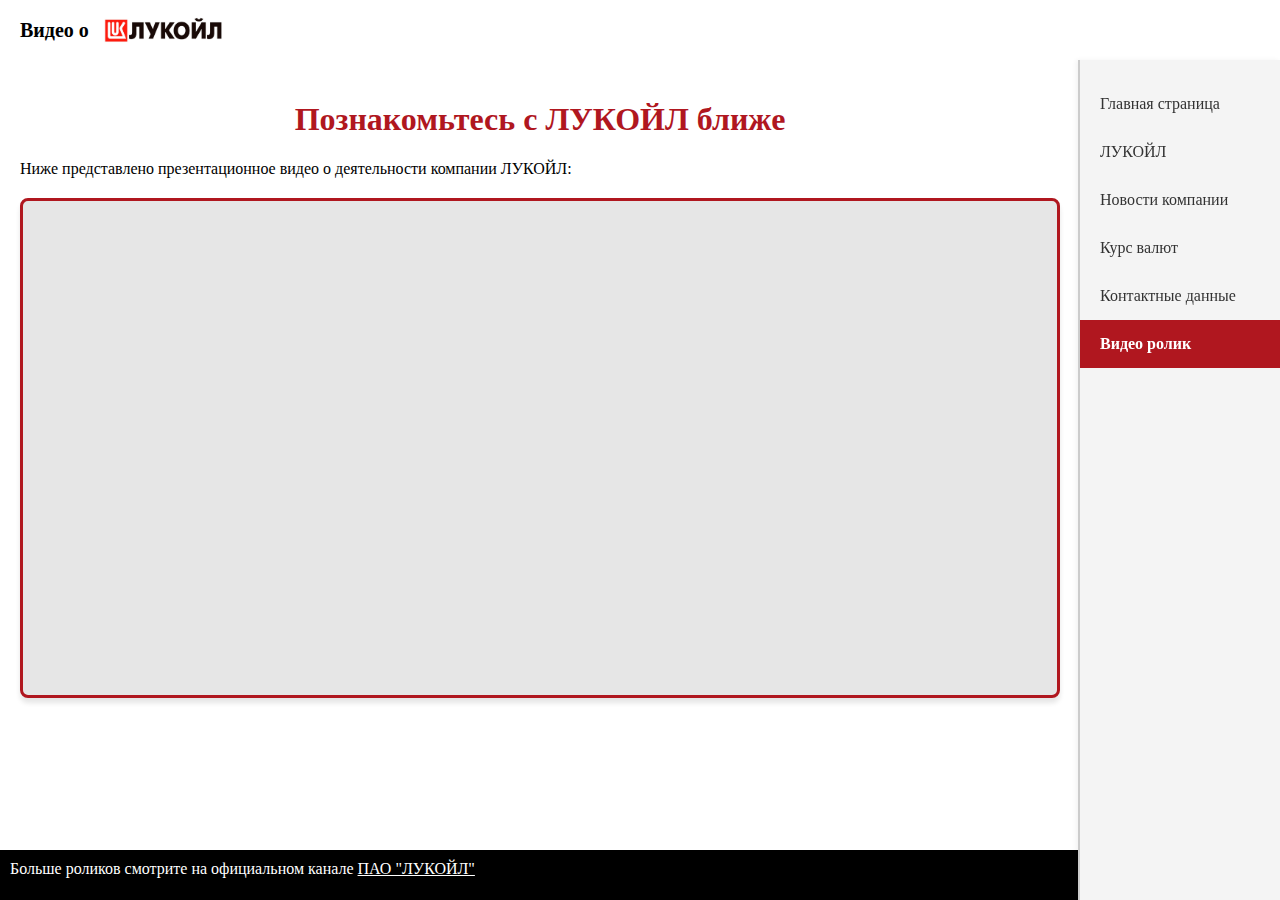
<file: video/videocom.html>
<!DOCTYPE html>
<html>
    <head>
        <meta charset="UTF-8">
        <title>Видео о компании ЛУКОЙЛ</title>
        <link rel="shortcut icon" href="../favicon_io2/favicon2.ico" type="image/x-icon" >
        <link rel="icon" href="../favicon_io2/favicon-16x162.png" >
        <link rel="icon" href="../favicon_io2/favicon-32x322.png" >
        <style>
            body {
                margin: 0;
                padding: 0;
                height: 100%;
            }
            main {
                font-family: 'Times New Roman', Times, serif;
                margin: 0;
                padding: 20px;
                padding-top: 80px;
                margin-right: 200px;
            }
            header{
                position: fixed;
                width: 100%;
                height: 60px;
                background-color: white;
                top: 0;
                left: 0;
            }
            footer{
                position: fixed;
                width: 100%;
                bottom: 0;
                left: 0;
                height: 30px;
                background-color: black;
                color: white;
                padding: 10px;
                margin: 0;
            }
            h1 {
                color: #b0171f;
                text-align: center;
            }
            .side-menu {
                position: fixed;
                top: 60px;
                right: 0;
                width: 200px;
                height: 100%;
                background-color: #f4f4f4;
                border-left: 2px solid #ccc;
                padding-top: 20px;
                z-index: 999;
                box-shadow: -2px 0 5px rgba(0, 0, 0, 0.05);
            }
            .side-menu ul {
                list-style: none;
                margin: 0;
                padding: 0;
            }
            .side-menu ul li a {
                display: block;
                padding: 15px 20px;
                color: #333;
                text-decoration: none;
                transition: 0.3s;
            }
            .side-menu ul li a:hover {
                background-color: #e6e6e6;
            }
            .side-menu ul li a.active {
                background-color: #b0171f;
                color: white;
                font-weight: bold;
            }
            .text {
                background-color: #e6e6e6;
                border: 3px solid #b0171f;
                border-radius: 8px;
                margin: 20px 0;
                padding: 20px;
                box-shadow: 0 5px 5px rgba(0,0,0,0.1);
                height: 100%;
            }
            .hed {
                display: flex;
                align-items: center;
                height: 100%;
                padding-left: 20px;
                gap: 15px;
                font-size: 20px;
                font-weight: bold;
            }
            a {
                color: white;
            }
        </style>
    </head>
    <body>
        <header>
            <div class="hed">
                Видео о
                <img src="../lukoil/logo.jpg" style="width: 120px; height: auto; margin: 0;">
            </div>
        </header>

        <nav class="side-menu">
            <ul>
                <li><a href="../index.html">Главная страница</a></li>
                <li><a href="../lukoil/company.html">ЛУКОЙЛ</a></li>
                <li><a href="../News/newslukoil.html">Новости компании</a></li>
                <li><a href="../vol/volut.html">Курс валют</a></li>
                <li><a href="../info/information.html">Контактные данные</a></li>
                <li><a href="videocom.html" class="active">Видео ролик</a></li>
            </ul>
        </nav>

        <main>
            <h1>Познакомьтесь с ЛУКОЙЛ ближе</h1>

            <p>Ниже представлено презентационное видео о деятельности компании ЛУКОЙЛ:</p>
            <div class="text">
                <iframe width="1100" height="450" src="https://www.youtube.com/embed/9wnyTCSuNEc?si=QTYjnJc2p9jE37h-"
                    title="О компании ЛУКОЙЛ" frameborder="0" allow="autoplay; picture-in-picture;" allowfullscreen>
                </iframe>
            </div>
        </main>

        <footer>
            Больше роликов смотрите на официальном канале <a href="https://www.youtube.com/@lukoilmedia">ПАО "ЛУКОЙЛ"</a>
        </footer>
    </body>
</html>
</file>
